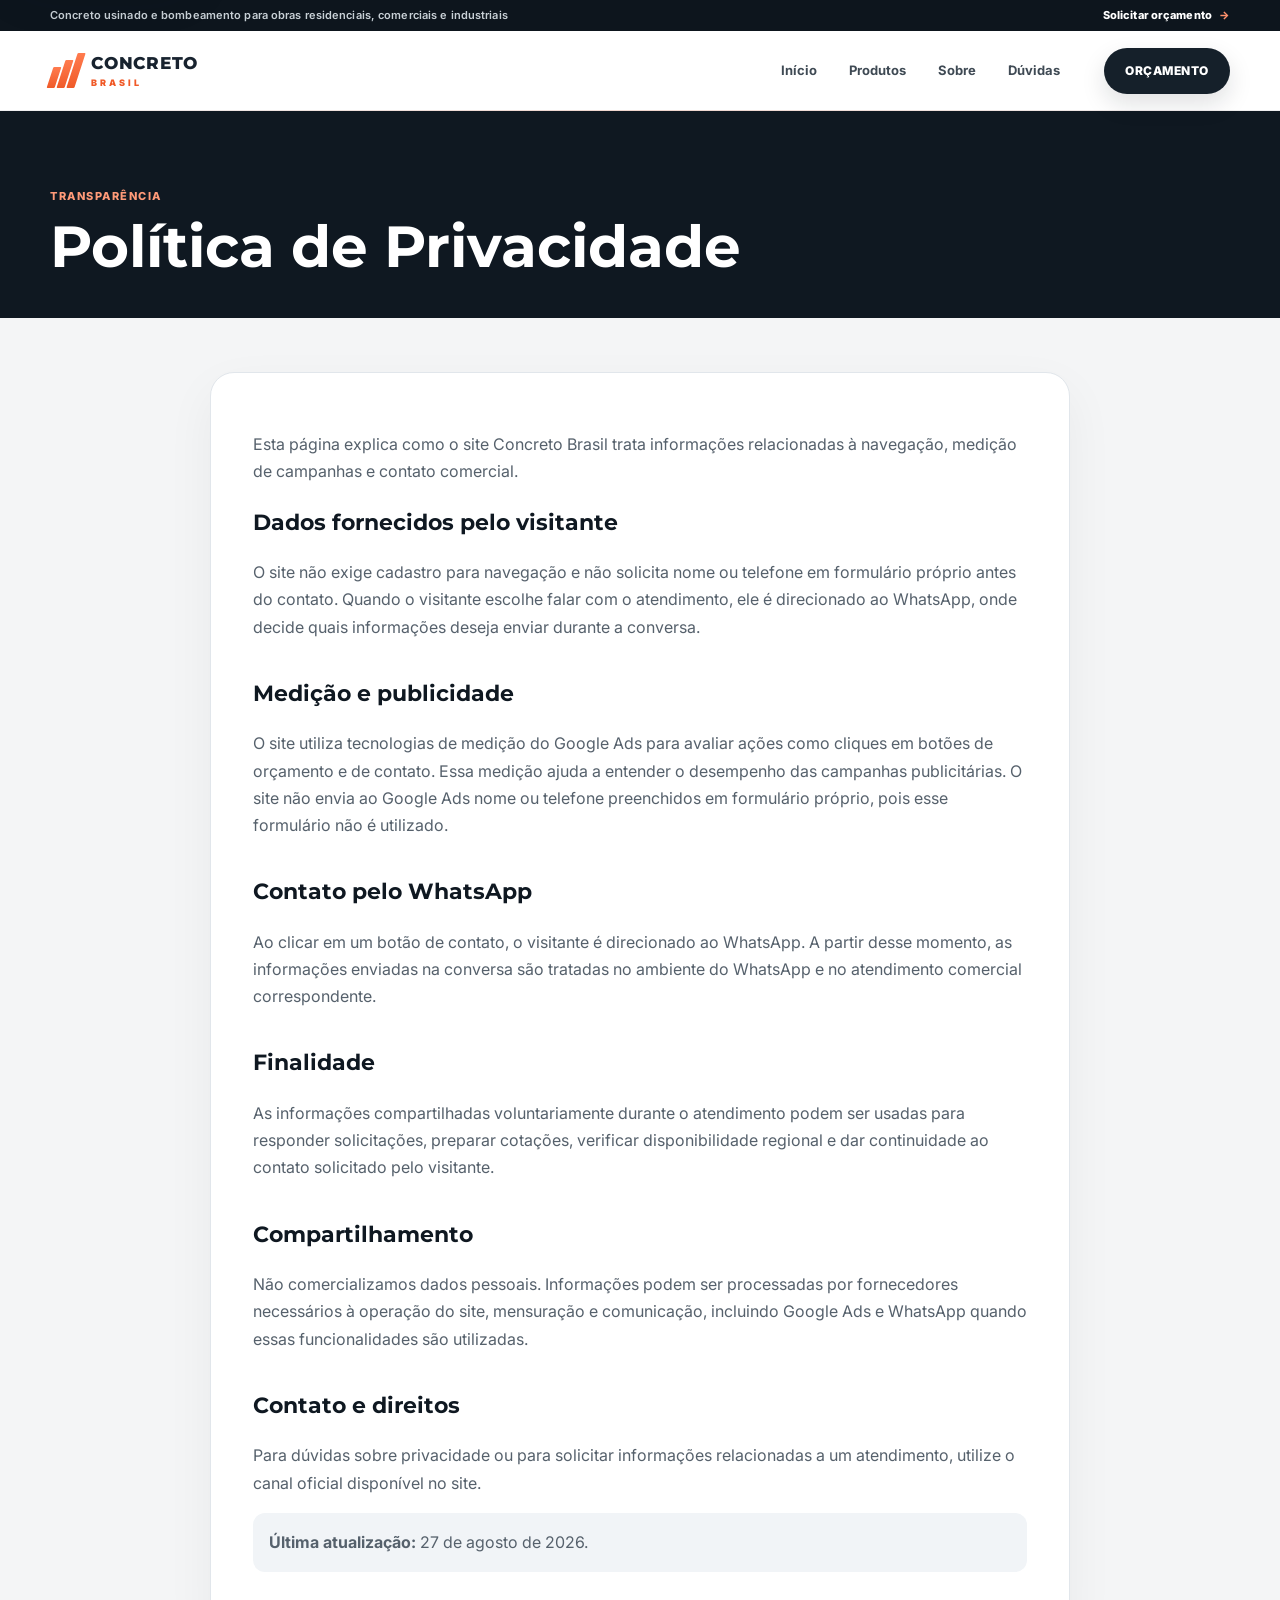
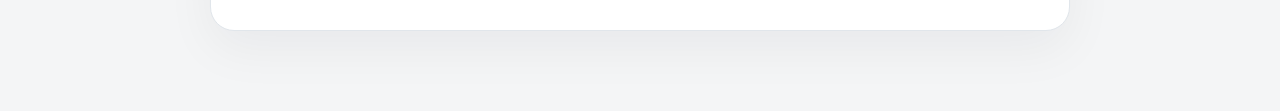
<file: politica-de-privacidade/index.html>
<!doctype html>
<html lang="pt-BR">
<head>
  <meta charset="utf-8">
  <meta name="viewport" content="width=device-width,initial-scale=1,viewport-fit=cover">
  <meta name="robots" content="index,follow">
  <title>Política de Privacidade | Concreto Brasil</title>
  <meta name="description" content="Política de privacidade do site Concreto Brasil.">
  <link rel="canonical" href="https://concretobrasils.online/politica-de-privacidade/">
  <link rel="icon" href="/favicon-32.png?v=20260827" sizes="32x32">
  <link rel="preconnect" href="https://fonts.googleapis.com"><link rel="preconnect" href="https://fonts.gstatic.com" crossorigin>
  <link href="https://fonts.googleapis.com/css2?family=Inter:wght@400;500;600;700;800&family=Montserrat:wght@700;800&display=swap" rel="stylesheet">
  <link rel="stylesheet" href="/styles.css?v=20260827-premium3"><link rel="stylesheet" href="/ux.css?v=20260827-premium3"><link rel="stylesheet" href="/shell.css?v=20260827-2">
  <style>
    body{margin:0;background:#f4f5f6;color:#17212b;font-family:Inter,Arial,sans-serif;line-height:1.7}.legal-hero{padding:70px 0 42px;background:#0f1821;color:#fff}.legal-hero span{font-size:11px;letter-spacing:.14em;font-weight:800;color:#ff9a78}.legal-hero h1{font-family:Montserrat,sans-serif;font-size:clamp(38px,5vw,58px);line-height:1;margin:10px 0 0}.legal-wrap{max-width:900px;margin:auto;padding:54px 20px 80px}.legal-card{background:#fff;border:1px solid #e1e6eb;border-radius:24px;padding:42px;box-shadow:0 18px 50px rgba(15,24,33,.05)}.legal-card h2{font-family:Montserrat,sans-serif;color:#0f1821;font-size:22px;margin-top:34px}.legal-card h2:first-of-type{margin-top:18px}.legal-card p{color:#56616c}.note{background:#f1f4f7;padding:16px;border-radius:12px}@media(max-width:600px){.legal-hero{padding:48px 0 30px}.legal-wrap{padding:32px 14px 60px}.legal-card{padding:24px 20px;border-radius:18px}.legal-card h2{font-size:19px}}
  </style>
</head>
<body>
  <a class="skip-link" href="#conteudo">Ir para o conteúdo</a>
  <main id="conteudo">
    <section class="legal-hero"><div class="container"><span>TRANSPARÊNCIA</span><h1>Política de Privacidade</h1></div></section>
    <div class="legal-wrap"><article class="legal-card">
      <p>Esta página explica como o site Concreto Brasil trata informações relacionadas à navegação, medição de campanhas e contato comercial.</p>
      <h2>Dados fornecidos pelo visitante</h2>
      <p>O site não exige cadastro para navegação e não solicita nome ou telefone em formulário próprio antes do contato. Quando o visitante escolhe falar com o atendimento, ele é direcionado ao WhatsApp, onde decide quais informações deseja enviar durante a conversa.</p>
      <h2>Medição e publicidade</h2>
      <p>O site utiliza tecnologias de medição do Google Ads para avaliar ações como cliques em botões de orçamento e de contato. Essa medição ajuda a entender o desempenho das campanhas publicitárias. O site não envia ao Google Ads nome ou telefone preenchidos em formulário próprio, pois esse formulário não é utilizado.</p>
      <h2>Contato pelo WhatsApp</h2>
      <p>Ao clicar em um botão de contato, o visitante é direcionado ao WhatsApp. A partir desse momento, as informações enviadas na conversa são tratadas no ambiente do WhatsApp e no atendimento comercial correspondente.</p>
      <h2>Finalidade</h2>
      <p>As informações compartilhadas voluntariamente durante o atendimento podem ser usadas para responder solicitações, preparar cotações, verificar disponibilidade regional e dar continuidade ao contato solicitado pelo visitante.</p>
      <h2>Compartilhamento</h2>
      <p>Não comercializamos dados pessoais. Informações podem ser processadas por fornecedores necessários à operação do site, mensuração e comunicação, incluindo Google Ads e WhatsApp quando essas funcionalidades são utilizadas.</p>
      <h2>Contato e direitos</h2>
      <p>Para dúvidas sobre privacidade ou para solicitar informações relacionadas a um atendimento, utilize o canal oficial disponível no site.</p>
      <p class="note"><strong>Última atualização:</strong> 27 de agosto de 2026.</p>
    </article></div>
  </main>
  <script src="/script.js?v=20260828-wa2"></script>
</body>
</html>
</file>
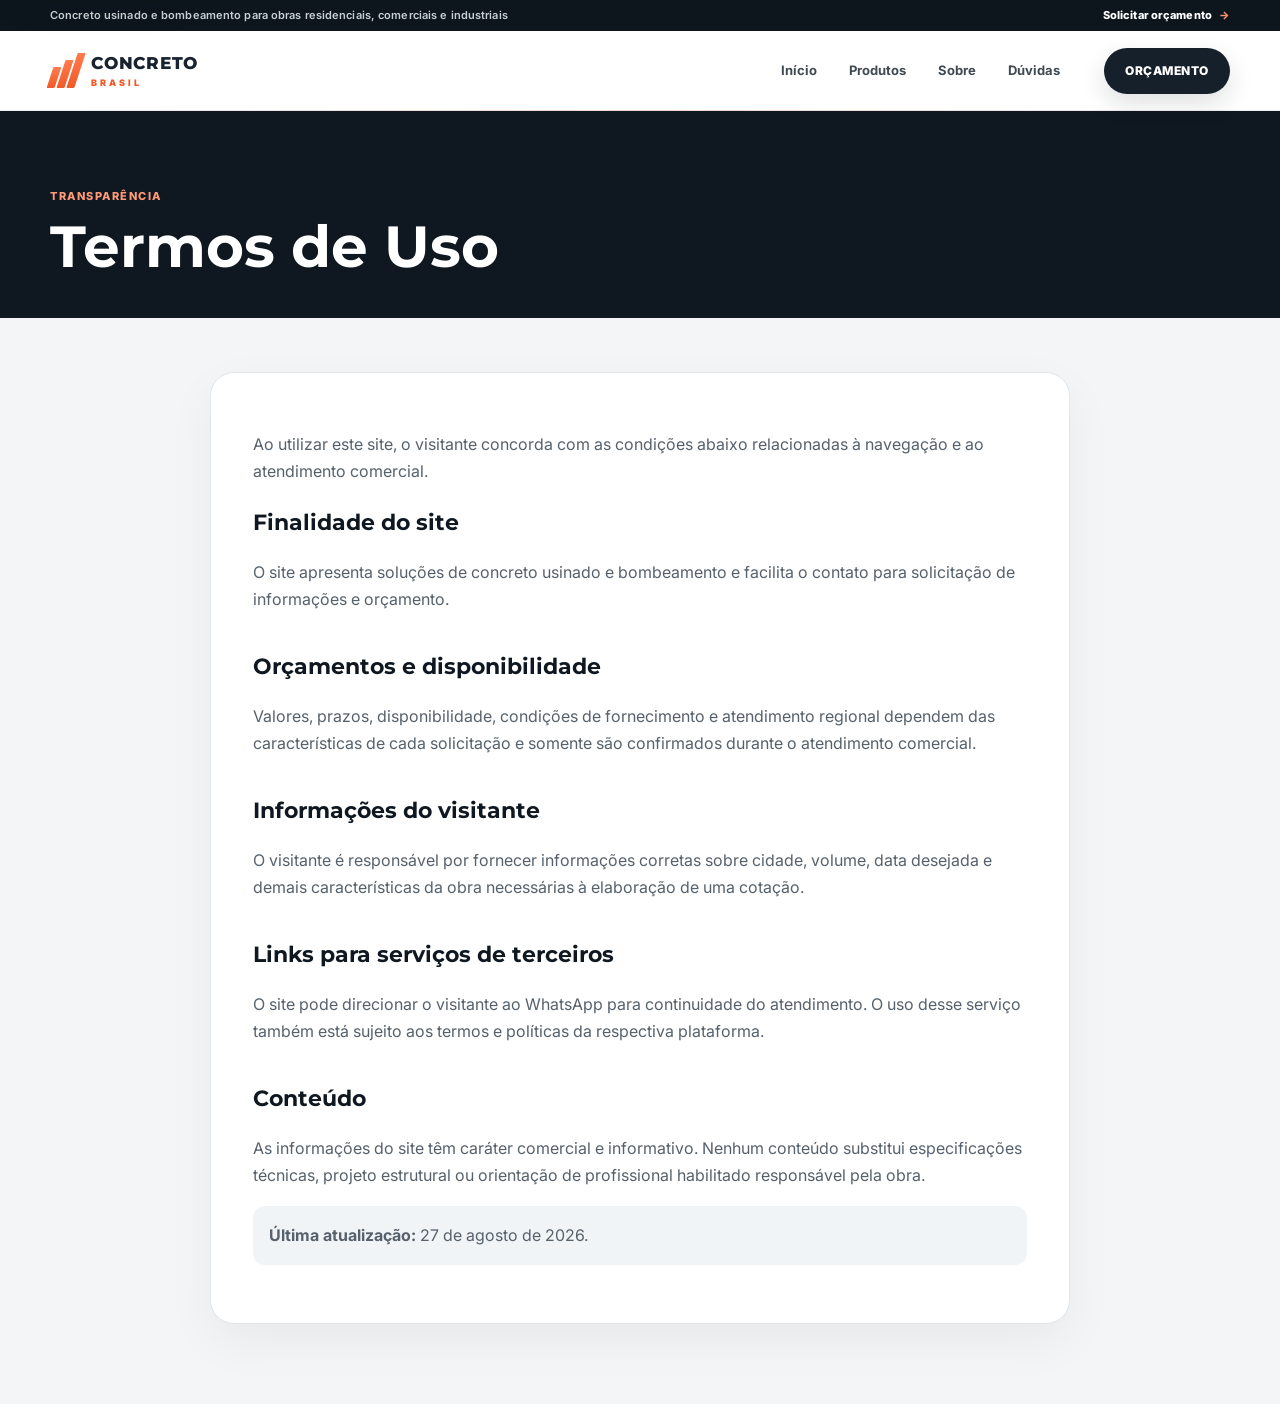
<file: termos/index.html>
<!doctype html>
<html lang="pt-BR">
<head>
  <meta charset="utf-8">
  <meta name="viewport" content="width=device-width,initial-scale=1,viewport-fit=cover">
  <meta name="robots" content="index,follow">
  <title>Termos de Uso | Concreto Brasil</title>
  <meta name="description" content="Termos de uso do site Concreto Brasil.">
  <link rel="canonical" href="https://concretobrasils.online/termos/">
  <link rel="icon" href="/favicon-32.png?v=20260827" sizes="32x32">
  <link rel="preconnect" href="https://fonts.googleapis.com"><link rel="preconnect" href="https://fonts.gstatic.com" crossorigin>
  <link href="https://fonts.googleapis.com/css2?family=Inter:wght@400;500;600;700;800&family=Montserrat:wght@700;800&display=swap" rel="stylesheet">
  <link rel="stylesheet" href="/styles.css?v=20260827-premium2"><link rel="stylesheet" href="/ux.css?v=20260827-premium2"><link rel="stylesheet" href="/shell.css?v=20260827-1">
  <style>
    body{margin:0;background:#f4f5f6;color:#17212b;font-family:Inter,Arial,sans-serif;line-height:1.7}.legal-hero{padding:70px 0 42px;background:#0f1821;color:#fff}.legal-hero span{font-size:11px;letter-spacing:.14em;font-weight:800;color:#ff9a78}.legal-hero h1{font-family:Montserrat,sans-serif;font-size:clamp(38px,5vw,58px);line-height:1;margin:10px 0 0}.legal-wrap{max-width:900px;margin:auto;padding:54px 20px 80px}.legal-card{background:#fff;border:1px solid #e1e6eb;border-radius:24px;padding:42px;box-shadow:0 18px 50px rgba(15,24,33,.05)}.legal-card h2{font-family:Montserrat,sans-serif;color:#0f1821;font-size:22px;margin-top:34px}.legal-card h2:first-of-type{margin-top:18px}.legal-card p{color:#56616c}.note{background:#f1f4f7;padding:16px;border-radius:12px}@media(max-width:600px){.legal-hero{padding:48px 0 30px}.legal-wrap{padding:32px 14px 60px}.legal-card{padding:24px 20px;border-radius:18px}.legal-card h2{font-size:19px}}
  </style>
</head>
<body>
  <a class="skip-link" href="#conteudo">Ir para o conteúdo</a>
  <main id="conteudo">
    <section class="legal-hero"><div class="container"><span>TRANSPARÊNCIA</span><h1>Termos de Uso</h1></div></section>
    <div class="legal-wrap"><article class="legal-card"><p>Ao utilizar este site, o visitante concorda com as condições abaixo relacionadas à navegação e ao atendimento comercial.</p><h2>Finalidade do site</h2><p>O site apresenta soluções de concreto usinado e bombeamento e facilita o contato para solicitação de informações e orçamento.</p><h2>Orçamentos e disponibilidade</h2><p>Valores, prazos, disponibilidade, condições de fornecimento e atendimento regional dependem das características de cada solicitação e somente são confirmados durante o atendimento comercial.</p><h2>Informações do visitante</h2><p>O visitante é responsável por fornecer informações corretas sobre cidade, volume, data desejada e demais características da obra necessárias à elaboração de uma cotação.</p><h2>Links para serviços de terceiros</h2><p>O site pode direcionar o visitante ao WhatsApp para continuidade do atendimento. O uso desse serviço também está sujeito aos termos e políticas da respectiva plataforma.</p><h2>Conteúdo</h2><p>As informações do site têm caráter comercial e informativo. Nenhum conteúdo substitui especificações técnicas, projeto estrutural ou orientação de profissional habilitado responsável pela obra.</p><p class="note"><strong>Última atualização:</strong> 27 de agosto de 2026.</p></article></div>
  </main>
  <script src="/script.js?v=20260828-wa2"></script>
</body>
</html>
</file>
<file: styles.css>
:root{--orange:#f05a28;--orange2:#d94716;--navy:#18232f;--navy2:#0f1821;--text:#202934;--muted:#66717e;--line:#e7e9ec;--light:#f5f6f7;--white:#fff;--green:#20b55b;--container:1180px}*{box-sizing:border-box}html{scroll-behavior:smooth}body{margin:0;font-family:Inter,Arial,sans-serif;color:var(--text);background:#fff;line-height:1.6}a{text-decoration:none;color:inherit}img{max-width:100%}.container{width:min(var(--container),calc(100% - 40px));margin:0 auto}.topbar{background:var(--navy2);color:#cbd2d8;font-size:12px}.topbar-inner{height:36px;display:flex;align-items:center;justify-content:space-between;gap:20px}.topbar-link{color:#fff;font-weight:700}.header{position:relative;z-index:20;background:#fff;box-shadow:0 1px 0 rgba(0,0,0,.07)}.nav-wrap{height:84px;display:flex;align-items:center;gap:34px}.brand{display:inline-flex;align-items:center;gap:12px;min-width:190px}.brand-mark{display:flex;align-items:flex-end;gap:3px;height:38px}.brand-mark span{display:block;width:8px;background:var(--orange);transform:skew(-18deg)}.brand-mark span:nth-child(1){height:24px}.brand-mark span:nth-child(2){height:32px}.brand-mark span:nth-child(3){height:38px}.brand-text{display:flex;flex-direction:column;line-height:.95}.brand-text strong{font-family:Montserrat,sans-serif;letter-spacing:.6px;font-size:18px;color:var(--navy)}.brand-text small{font-size:10px;letter-spacing:4px;color:var(--orange);font-weight:800;margin-top:6px}.nav{display:flex;align-items:center;gap:25px;margin-left:auto}.nav a{font-size:13px;font-weight:700;color:#39434d}.nav a:hover{color:var(--orange)}.menu-toggle{display:none;border:0;background:transparent;font-size:28px}.btn{display:inline-flex;align-items:center;justify-content:center;min-height:48px;padding:0 24px;border-radius:3px;font-size:13px;font-weight:800;text-transform:uppercase;letter-spacing:.25px;transition:.2s ease;border:1px solid transparent}.btn:hover{transform:translateY(-2px)}.btn-primary{background:var(--orange);color:#fff}.btn-primary:hover{background:var(--orange2)}.btn-dark{background:var(--navy);color:#fff}.btn-light{background:#fff;color:var(--navy)}.btn-ghost{border-color:rgba(255,255,255,.45);color:#fff;background:rgba(255,255,255,.04)}.btn-lg{min-height:56px;padding:0 30px}.btn-block{width:100%}.nav-cta{min-width:150px}.hero{position:relative;min-height:650px;display:flex;align-items:center;color:#fff;overflow:hidden;background:var(--navy2)}.hero-bg{position:absolute;inset:0;background:linear-gradient(90deg,rgba(9,16,23,.95) 0%,rgba(9,16,23,.79) 45%,rgba(9,16,23,.48) 100%),url('https://images.unsplash.com/photo-1541888946425-d81bb19240f5?auto=format&fit=crop&w=1800&q=85') center/cover no-repeat;transform:scale(1.02)}.hero-grid{position:relative;z-index:2;display:grid;grid-template-columns:1.45fr .65fr;gap:70px;align-items:center;padding:72px 0}.eyebrow{display:inline-block;font-size:11px;letter-spacing:2.2px;font-weight:800;color:#ff9a78;margin-bottom:16px}.eyebrow.dark{color:var(--orange)}.hero h1,.section h2,.coverage h2,.cta-band h2{font-family:Montserrat,sans-serif;line-height:1.05;margin:0}.hero h1{font-size:clamp(44px,5vw,68px);max-width:760px;letter-spacing:-2px}.hero h1 span{color:var(--orange)}.hero-content>p{font-size:18px;color:#d4d9de;max-width:700px;margin:24px 0 30px}.hero-actions{display:flex;gap:12px;flex-wrap:wrap}.trust-row{display:flex;gap:30px;margin-top:46px;padding-top:26px;border-top:1px solid rgba(255,255,255,.16)}.trust-row div{display:flex;flex-direction:column}.trust-row strong{font-size:13px}.trust-row span{font-size:11px;color:#aeb6bd}.quote-card{background:#fff;color:var(--text);padding:38px;box-shadow:0 18px 50px rgba(0,0,0,.23);border-top:5px solid var(--orange)}.quote-icon{font-size:28px;color:var(--orange);transform:rotate(-8deg);margin-bottom:18px}.quote-kicker{font-size:10px;letter-spacing:1.8px;font-weight:800;color:var(--orange)}.quote-card h2{font-family:Montserrat,sans-serif;font-size:27px;line-height:1.15;margin:12px 0}.quote-card p{font-size:14px;color:var(--muted);margin-bottom:24px}.quote-card small{display:block;text-align:center;color:#8b939b;margin-top:12px;font-size:11px}.stats{background:var(--orange);color:#fff}.stats-grid{display:grid;grid-template-columns:repeat(4,1fr)}.stat{padding:22px 26px;display:flex;align-items:center;gap:14px;border-right:1px solid rgba(255,255,255,.25)}.stat:last-child{border-right:0}.stat strong{font-family:Montserrat,sans-serif;font-size:24px;opacity:.48}.stat span{font-size:12px;font-weight:800;text-transform:uppercase}.section{padding:100px 0}.section-heading{max-width:570px}.section-heading.centered{text-align:center;margin:0 auto 50px;max-width:760px}.section-heading h2,.split-content h2,.about-content h2{font-family:Montserrat,sans-serif;font-size:clamp(34px,4vw,48px);line-height:1.08;margin:0 0 18px;color:var(--navy)}.section-heading p,.split-content>p,.about-content p{color:var(--muted)}.cards-grid{display:grid;grid-template-columns:repeat(4,1fr);gap:18px}.service-card{position:relative;min-height:420px;overflow:hidden;background:#1d2730}.image-card{background-size:cover;background-position:center}.image-card.concrete{background-image:url('https://images.unsplash.com/photo-1504307651254-35680f356dfd?auto=format&fit=crop&w=800&q=80')}.image-card.pump{background-image:url('https://images.unsplash.com/photo-1531835551805-16d864c8d311?auto=format&fit=crop&w=800&q=80')}.image-card.aggregate{background-image:url('https://images.unsplash.com/photo-1508450859948-4e04fabaa4ea?auto=format&fit=crop&w=800&q=80')}.image-card.mortar{background-image:url('https://images.unsplash.com/photo-1565008447742-97f6f38c985c?auto=format&fit=crop&w=800&q=80')}.card-overlay{position:absolute;inset:0;background:linear-gradient(180deg,rgba(15,24,33,.1),rgba(15,24,33,.9))}.service-content{position:absolute;left:0;right:0;bottom:0;padding:28px;color:#fff}.service-number{font-size:11px;color:#ff9b79;font-weight:800;letter-spacing:1px}.service-content h3{font-family:Montserrat,sans-serif;font-size:24px;margin:7px 0 8px}.service-content p{font-size:13px;color:#d7dce0;margin:0 0 15px}.text-link{font-size:12px;font-weight:800;color:#fff}.dark-link{color:var(--orange)}.split-section{background:var(--light)}.split-grid{display:grid;grid-template-columns:1fr 1fr;gap:75px;align-items:center}.split-image{height:590px;position:relative;background:linear-gradient(180deg,rgba(15,24,33,.08),rgba(15,24,33,.22)),url('https://images.unsplash.com/photo-1503387762-592deb58ef4e?auto=format&fit=crop&w=1100&q=85') center/cover no-repeat}.floating-badge{position:absolute;bottom:25px;right:-28px;background:var(--orange);color:#fff;padding:28px 36px;display:flex;flex-direction:column}.floating-badge strong{font-family:Montserrat,sans-serif;font-size:25px}.floating-badge span{font-size:11px;text-transform:uppercase;letter-spacing:1.5px}.feature-list{margin:30px 0}.feature{display:flex;gap:16px;padding:18px 0;border-bottom:1px solid #dde1e4}.feature>span{width:28px;height:28px;flex:0 0 28px;border-radius:50%;background:var(--orange);color:#fff;display:grid;place-items:center;font-weight:800}.feature strong{font-size:14px}.feature p{margin:5px 0 0;font-size:13px;color:var(--muted)}.coverage{padding:90px 0;background:var(--navy);color:#fff;overflow:hidden}.coverage-grid{display:grid;grid-template-columns:1fr 1fr;gap:70px;align-items:center}.coverage h2{font-size:clamp(36px,4vw,50px);margin-bottom:20px}.coverage p{color:#c8d0d7;max-width:560px;margin-bottom:28px}.coverage-visual{min-height:360px;display:grid;place-items:center}.map-card{width:min(450px,100%);height:300px;position:relative;border:1px solid rgba(255,255,255,.18);background:radial-gradient(circle at 50% 35%,rgba(240,90,40,.2),transparent 50%),linear-gradient(135deg,#243341,#111a23);display:flex;flex-direction:column;align-items:center;justify-content:flex-end;padding-bottom:40px;overflow:hidden}.map-card:before{content:'';position:absolute;inset:30px 65px 70px;background:linear-gradient(135deg,transparent 25%,rgba(255,255,255,.08) 26% 27%,transparent 28% 46%,rgba(255,255,255,.07) 47% 48%,transparent 49%),linear-gradient(30deg,rgba(255,255,255,.04),transparent);clip-path:polygon(40% 0,67% 8%,87% 32%,76% 51%,91% 67%,65% 100%,37% 87%,18% 62%,6% 38%,22% 13%);border:1px solid rgba(255,255,255,.13)}.map-card strong,.map-card small{position:relative;z-index:2}.map-card small{color:#9caab5}.pin{position:absolute;color:var(--orange);z-index:3;text-shadow:0 0 20px rgba(240,90,40,.8)}.pin-1{top:65px;left:42%}.pin-2{top:120px;left:60%}.pin-3{top:150px;left:35%}.pin-4{top:190px;left:55%}.pin-5{top:105px;left:28%}.about-grid{display:grid;grid-template-columns:.9fr 1.1fr;gap:80px;align-items:center}.about-panels{display:grid;grid-template-columns:1fr 1fr;border:1px solid var(--line)}.mini-panel{padding:35px;border-right:1px solid var(--line);border-bottom:1px solid var(--line);min-height:190px}.mini-panel:nth-child(2n){border-right:0}.mini-panel:nth-child(3),.mini-panel:nth-child(4){border-bottom:0}.mini-panel span{font-size:10px;color:var(--orange);font-weight:800}.mini-panel strong{display:block;font-family:Montserrat,sans-serif;font-size:19px;margin:13px 0 8px}.mini-panel p{font-size:13px;color:var(--muted);margin:0}.cta-band{background:var(--orange);color:#fff;padding:58px 0}.cta-band-inner{display:flex;align-items:center;justify-content:space-between;gap:30px}.cta-band span{font-size:10px;font-weight:800;letter-spacing:2px}.cta-band h2{font-size:36px;margin-top:7px}.faq{background:#fafafa}.faq-grid{display:grid;grid-template-columns:.75fr 1.25fr;gap:80px}.accordion details{border-top:1px solid #dfe3e6;padding:20px 4px}.accordion details:last-child{border-bottom:1px solid #dfe3e6}.accordion summary{cursor:pointer;font-weight:800;font-size:14px;list-style:none}.accordion summary::-webkit-details-marker{display:none}.accordion summary:after{content:'+';float:right;color:var(--orange);font-size:20px}.accordion details[open] summary:after{content:'−'}.accordion p{font-size:13px;color:var(--muted);max-width:720px}.footer{background:#0d141b;color:#b8c0c7;padding:70px 0 20px}.footer-grid{display:grid;grid-template-columns:1.4fr .7fr .7fr 1fr;gap:50px}.brand-footer .brand-text strong{color:#fff}.footer-grid>div{display:flex;flex-direction:column;gap:10px}.footer-grid>div:first-child{max-width:330px}.footer-grid p,.footer-grid span,.footer-grid a{font-size:12px}.footer-grid strong{color:#fff;font-size:13px;margin-bottom:7px}.footer-grid a:hover{color:#fff}.footer-bottom{border-top:1px solid #28323b;margin-top:45px;padding-top:20px;display:flex;justify-content:space-between;font-size:11px}.whatsapp-float{position:fixed;right:22px;bottom:22px;z-index:50;background:var(--green);color:#fff;border-radius:999px;padding:13px 19px;display:flex;align-items:center;gap:9px;font-size:12px;font-weight:800;box-shadow:0 10px 28px rgba(0,0,0,.24)}.whatsapp-float svg{width:23px;height:23px}@media(max-width:980px){.nav{position:absolute;display:none;top:84px;left:20px;right:20px;background:#fff;flex-direction:column;align-items:flex-start;padding:25px;box-shadow:0 15px 30px rgba(0,0,0,.15)}.nav.open{display:flex}.menu-toggle{display:block;margin-left:auto}.nav-cta{display:none}.hero-grid{grid-template-columns:1fr;gap:35px}.quote-card{max-width:540px}.cards-grid{grid-template-columns:1fr 1fr}.split-grid,.coverage-grid,.about-grid,.faq-grid{grid-template-columns:1fr}.split-image{height:450px}.floating-badge{right:20px}.about-content{max-width:720px}.footer-grid{grid-template-columns:1fr 1fr}}@media(max-width:650px){.container{width:min(100% - 28px,var(--container))}.topbar-inner span{display:none}.topbar-inner{justify-content:center}.nav-wrap{height:74px}.brand{min-width:0}.hero{min-height:auto}.hero-grid{padding:58px 0}.hero h1{font-size:42px;letter-spacing:-1px}.hero-content>p{font-size:16px}.hero-actions{flex-direction:column;align-items:stretch}.trust-row{display:grid;grid-template-columns:1fr;gap:14px}.quote-card{padding:28px 22px}.stats-grid{grid-template-columns:1fr 1fr}.stat{border-bottom:1px solid rgba(255,255,255,.22)}.section{padding:72px 0}.cards-grid{grid-template-columns:1fr}.service-card{min-height:360px}.split-image{height:380px}.coverage{padding:72px 0}.about-panels{grid-template-columns:1fr}.mini-panel{border-right:0!important;border-bottom:1px solid var(--line)!important}.mini-panel:last-child{border-bottom:0!important}.cta-band-inner{align-items:flex-start;flex-direction:column}.cta-band h2{font-size:30px}.footer-grid{grid-template-columns:1fr}.footer-bottom{flex-direction:column;gap:8px}.whatsapp-float span{display:none}.whatsapp-float{width:56px;height:56px;padding:0;justify-content:center}.whatsapp-float svg{width:28px;height:28px}}
</file>
<file: ux.css>
/* Camada de refinamento UI/UX e mobile-first */
:root{--radius-sm:10px;--radius:16px;--radius-lg:24px;--shadow-sm:0 8px 24px rgba(15,24,33,.08);--shadow:0 18px 50px rgba(15,24,33,.14);--focus:0 0 0 4px rgba(240,90,40,.18)}
html{scroll-padding-top:96px}
body{overflow-x:hidden;-webkit-font-smoothing:antialiased;text-rendering:optimizeLegibility}
body.menu-open{overflow:hidden}
.skip-link{position:fixed;left:16px;top:-80px;z-index:999;background:#fff;color:var(--navy);padding:12px 16px;border-radius:10px;box-shadow:var(--shadow);font-weight:800;transition:top .2s ease}
.skip-link:focus{top:16px}
a,button,summary{-webkit-tap-highlight-color:transparent}
a:focus-visible,button:focus-visible,summary:focus-visible{outline:none;box-shadow:var(--focus);border-radius:8px}
.header{position:sticky;top:0;z-index:100;backdrop-filter:saturate(150%) blur(12px);background:rgba(255,255,255,.96)}
.topbar{position:relative;z-index:2}.nav-wrap{position:relative}.brand{flex-shrink:0}
.menu-toggle{width:46px;height:46px;border-radius:12px;align-items:center;justify-content:center;flex-direction:column;gap:5px;cursor:pointer}
.menu-toggle span{display:block;width:22px;height:2px;background:var(--navy);border-radius:999px;transition:transform .2s ease,opacity .2s ease}
.menu-toggle[aria-expanded="true"] span:nth-child(1){transform:translateY(7px) rotate(45deg)}
.menu-toggle[aria-expanded="true"] span:nth-child(2){opacity:0}.menu-toggle[aria-expanded="true"] span:nth-child(3){transform:translateY(-7px) rotate(-45deg)}
.mobile-nav-cta{display:none!important}
.btn{border-radius:12px;min-height:50px;cursor:pointer;box-shadow:0 0 0 rgba(0,0,0,0);transition:transform .18s ease,box-shadow .18s ease,background .18s ease}
.btn:hover{transform:translateY(-1px);box-shadow:0 10px 24px rgba(15,24,33,.12)}.btn:active{transform:translateY(0) scale(.99)}.btn-primary{box-shadow:0 10px 24px rgba(240,90,40,.22)}
.hero{min-height:min(760px,calc(100vh - 120px))}.hero-bg:after{content:"";position:absolute;inset:0;background:radial-gradient(circle at 72% 48%,rgba(240,90,40,.18),transparent 28%);pointer-events:none}.hero-content{max-width:760px}.hero-content>p{max-width:640px;line-height:1.72}
.wa-dot{width:9px;height:9px;background:#25d366;border-radius:50%;box-shadow:0 0 0 5px rgba(37,211,102,.13)}
.quote-card{border-radius:20px;border-top:0;position:relative;overflow:hidden;box-shadow:0 24px 70px rgba(0,0,0,.28)}.quote-card:before{content:"";position:absolute;left:0;top:0;right:0;height:5px;background:linear-gradient(90deg,var(--orange),#ff986e)}
.quote-list{padding:0;margin:0 0 24px;list-style:none;display:grid;gap:10px}.quote-list li{position:relative;padding-left:28px;color:#505b66;font-size:14px}.quote-list li:before{content:"✓";position:absolute;left:0;top:0;width:19px;height:19px;border-radius:50%;display:grid;place-items:center;background:#edf8f1;color:#158a42;font-size:11px;font-weight:900}
.stats{box-shadow:0 12px 28px rgba(240,90,40,.12)}.stat{min-height:78px}
.cards-grid{gap:22px}.services-two{grid-template-columns:repeat(2,minmax(0,1fr));max-width:900px;margin:0 auto}.services-two .service-card{min-height:390px}
.service-card{border-radius:18px;box-shadow:var(--shadow-sm);transition:transform .22s ease,box-shadow .22s ease}.service-card:hover{transform:translateY(-5px);box-shadow:var(--shadow)}.service-card:focus-within{box-shadow:var(--focus),var(--shadow)}.service-content{padding:30px}.text-link{display:inline-flex;align-items:center;gap:8px;min-height:44px}
.split-image,.map-card,.about-panels{border-radius:20px;overflow:hidden}.floating-badge{border-radius:16px;box-shadow:var(--shadow)}.feature{align-items:flex-start}.feature>span{margin-top:2px}.about-panels{box-shadow:var(--shadow-sm)}
.cta-band{background:linear-gradient(135deg,var(--orange),#e44b18)}.cta-band p{margin:10px 0 0;color:#ffe6dc}
.accordion details{background:#fff;border:1px solid #e5e8eb;border-radius:14px;padding:0 18px;margin-bottom:12px;overflow:hidden;transition:border-color .18s ease,box-shadow .18s ease}.accordion details:last-child{border-bottom:1px solid #e5e8eb}.accordion details[open]{border-color:#f3b19b;box-shadow:0 10px 26px rgba(15,24,33,.06)}.accordion summary{padding:19px 0;min-height:58px;display:flex;align-items:center;justify-content:space-between;gap:16px}.accordion summary:after{float:none;flex:0 0 auto}.accordion p{margin:0 0 20px}
.footer{padding-bottom:max(20px,env(safe-area-inset-bottom))}.whatsapp-float{border-radius:16px;padding:12px 16px;min-height:58px;box-shadow:0 14px 34px rgba(0,0,0,.24)}.whatsapp-float>span{display:flex;flex-direction:column;line-height:1.2}.whatsapp-float small{font-weight:500;opacity:.9;margin-top:2px}.mobile-cta{display:none}
@media (prefers-reduced-motion:reduce){*,*:before,*:after{scroll-behavior:auto!important;animation-duration:.01ms!important;transition-duration:.01ms!important}}
@media(max-width:980px){.header{box-shadow:0 8px 28px rgba(15,24,33,.08)}.topbar{display:none}.nav-wrap{height:76px}.menu-toggle{display:flex;margin-left:10px}.nav-cta{margin-left:auto}.nav{position:fixed;display:flex;top:76px;left:0;right:0;bottom:0;background:rgba(255,255,255,.985);padding:22px 20px calc(24px + env(safe-area-inset-bottom));box-shadow:none;flex-direction:column;align-items:stretch;gap:4px;transform:translateX(100%);opacity:0;visibility:hidden;transition:transform .24s ease,opacity .24s ease;overflow:auto}.nav.open{transform:translateX(0);opacity:1;visibility:visible}.nav a{display:flex;align-items:center;min-height:54px;padding:0 12px;border-radius:12px;font-size:16px}.mobile-nav-cta{display:flex!important;background:var(--orange);color:#fff!important;justify-content:center;margin-top:14px;font-weight:800}.hero{min-height:auto}.hero-grid{padding:64px 0 52px;gap:28px}.quote-card{max-width:none;width:100%}.split-grid,.coverage-grid,.about-grid,.faq-grid{gap:42px}}
@media(max-width:650px){html{scroll-padding-top:72px}body{padding-bottom:calc(74px + env(safe-area-inset-bottom));font-size:16px}.container{width:min(100% - 24px,var(--container))}.nav-wrap{height:68px}.brand{gap:9px}.brand-mark{height:30px}.brand-mark span:nth-child(1){height:19px}.brand-mark span:nth-child(2){height:25px}.brand-mark span:nth-child(3){height:30px}.brand-text strong{font-size:15px}.brand-text small{font-size:8px;letter-spacing:3px;margin-top:5px}.nav-cta{display:none}.menu-toggle{width:48px;height:48px;margin-left:auto}.nav{top:68px;padding:18px 16px calc(20px + env(safe-area-inset-bottom))}.nav a{min-height:56px;font-size:17px}
.hero-grid{padding:34px 0 32px;gap:22px}.hero-bg{background-position:62% center}.eyebrow{font-size:10px;letter-spacing:1.6px;margin-bottom:10px}.hero-content>p{font-size:16px;line-height:1.58;margin:14px 0 20px}.hero-actions{display:grid;grid-template-columns:1fr;gap:10px}.btn,.btn-lg{min-height:54px;padding:0 18px;font-size:12px;width:100%}.trust-row{margin-top:24px;padding-top:18px;grid-template-columns:1fr;gap:12px}.trust-row div:last-child{grid-column:auto}.trust-row div{padding:0 0 10px;border-bottom:1px solid rgba(255,255,255,.1)}.trust-row div:last-child{border-bottom:0;padding-bottom:0}.quote-card{padding:22px 18px;border-radius:18px}.quote-card h2{font-size:22px}.quote-list{gap:8px;margin-bottom:18px}
.stats-grid{display:grid;grid-template-columns:1fr 1fr;overflow:visible;margin:0;padding:0;gap:0}.stat{min-width:0;min-height:72px;padding:14px 12px;border-right:1px solid rgba(255,255,255,.2);border-bottom:1px solid rgba(255,255,255,.2)}.stat:nth-child(2n){border-right:0}.stat:nth-last-child(-n+2){border-bottom:0}.stat strong{font-size:19px}.stat span{font-size:10px;line-height:1.3}
.section{padding:52px 0}.section-heading.centered{text-align:left;margin-bottom:22px}.section-heading h2,.split-content h2,.about-content h2,.coverage h2{font-size:clamp(28px,8vw,34px);line-height:1.08}.section-heading p,.split-content>p,.about-content p,.coverage p{font-size:15px;line-height:1.6}.services-two{grid-template-columns:1fr;gap:14px;max-width:none}.services-two .service-card{min-height:300px}.service-content{padding:22px}.service-content h3{font-size:22px}.service-content p{font-size:14px;line-height:1.5}.text-link{min-height:48px;font-size:13px}
.split-grid{display:flex;flex-direction:column;gap:26px}.split-image{order:2;height:260px;border-radius:16px}.split-content{order:1}.floating-badge{left:12px;right:12px;bottom:12px;padding:14px 16px}.floating-badge strong{font-size:19px}.feature-list{margin:22px 0}.feature{gap:12px;padding:14px 0}.feature>span{width:26px;height:26px;flex-basis:26px}.feature strong{font-size:15px}.feature p{font-size:14px;line-height:1.5}
.coverage{padding:52px 0}.coverage-grid{gap:24px}.coverage-visual{display:none}.coverage .btn{width:100%}
.about-grid{gap:24px}.about-panels{grid-template-columns:1fr 1fr;border-radius:16px}.mini-panel{padding:18px;min-height:150px}.mini-panel strong{font-size:16px}.mini-panel p{font-size:12px;line-height:1.45}
.cta-band{padding:38px 0}.cta-band-inner{gap:18px}.cta-band h2{font-size:28px}.cta-band p{font-size:14px}.faq-grid{gap:20px}.accordion details{margin-bottom:9px}.accordion summary{min-height:54px;font-size:14px}.accordion p{font-size:14px;line-height:1.55}
.footer{padding:38px 0 calc(92px + env(safe-area-inset-bottom))}.footer-grid{gap:28px}.footer-bottom{margin-top:28px}.whatsapp-float{display:none}.mobile-cta{display:block;position:fixed;left:0;right:0;bottom:0;z-index:120;padding:8px 12px calc(8px + env(safe-area-inset-bottom));background:rgba(255,255,255,.95);backdrop-filter:blur(12px);border-top:1px solid rgba(15,24,33,.08);box-shadow:0 -8px 26px rgba(15,24,33,.08)}.mobile-cta a{display:flex;align-items:center;justify-content:center;gap:10px;min-height:56px;border-radius:14px;background:#20b55b;color:#fff;font-size:15px;font-weight:800;box-shadow:0 10px 24px rgba(32,181,91,.22)}}
@media(max-width:390px){.container{width:calc(100% - 22px)}.about-panels{grid-template-columns:1fr}.mini-panel{border-right:0!important;border-bottom:1px solid var(--line)!important;min-height:auto}.mini-panel:last-child{border-bottom:0!important}}
</file>
<file: shell.css>
@import url('/visuals.css?v=20260827-1');
/* Concreto Brasil — shell global único */
:root{--cb-orange:#f05a28;--cb-orange-dark:#d94a19;--cb-ink:#111a23;--cb-navy:#0d151d;--cb-muted:#68737d;--cb-line:#e6eaed;--cb-white:#fff;--cb-container:1180px}
.cb-shell{position:sticky;top:0;z-index:900;isolation:isolate;background:rgba(255,255,255,.955);border-bottom:1px solid rgba(15,24,33,.065);backdrop-filter:saturate(180%) blur(20px);-webkit-backdrop-filter:saturate(180%) blur(20px);transition:background .22s ease,box-shadow .22s ease,border-color .22s ease}.cb-shell:after{content:"";position:absolute;left:0;right:0;bottom:-1px;height:1px;background:linear-gradient(90deg,transparent,rgba(240,90,40,.18),transparent);pointer-events:none}.cb-shell.is-scrolled{background:rgba(255,255,255,.99);border-bottom-color:rgba(15,24,33,.09);box-shadow:0 14px 40px rgba(15,24,33,.085)}
.cb-shell *{box-sizing:border-box}.cb-shell a{text-decoration:none}.cb-topbar{background:var(--cb-navy);color:#c8d0d6;font:600 11px/1.2 Inter,Arial,sans-serif;letter-spacing:.01em}.cb-topbar-inner{width:min(var(--cb-container),calc(100% - 40px));height:31px;margin:auto;display:flex;align-items:center;justify-content:space-between;gap:20px}.cb-topbar a{display:inline-flex;align-items:center;gap:7px;color:#fff;font-weight:800}.cb-topbar a span{color:#ff916c;transition:transform .18s ease}.cb-topbar a:hover span{transform:translateX(3px)}
.cb-nav{width:min(var(--cb-container),calc(100% - 40px));height:79px;margin:auto;display:flex;align-items:center;gap:30px}.cb-brand{display:inline-flex;align-items:center;gap:11px;flex:0 0 auto}.cb-brand-mark{height:35px;display:flex;align-items:flex-end;gap:3px}.cb-brand-mark i{display:block;width:8px;background:linear-gradient(180deg,#ff7b4e,var(--cb-orange));transform:skew(-18deg);border-radius:1px}.cb-brand-mark i:nth-child(1){height:21px}.cb-brand-mark i:nth-child(2){height:28px}.cb-brand-mark i:nth-child(3){height:35px}.cb-brand-copy{display:flex;flex-direction:column;line-height:.92}.cb-brand-copy strong{font:800 17px/1 Montserrat,Inter,sans-serif;letter-spacing:.045em;color:#18232f}.cb-brand-copy small{margin-top:6px;color:var(--cb-orange);font:900 9px/1 Inter,sans-serif;letter-spacing:.34em}
.cb-menu{margin-left:auto;display:flex;align-items:center;gap:4px}.cb-menu>a{position:relative;display:inline-flex;align-items:center;min-height:42px;padding:0 14px;border-radius:999px;color:#3f4a54;font:700 13px/1 Inter,Arial,sans-serif;transition:color .18s ease,background .18s ease,transform .18s ease}.cb-menu>a:hover{color:var(--cb-orange);background:#fff4ef}.cb-menu>a[aria-current="page"]{color:var(--cb-orange);background:#fff0e9}.cb-menu>a[aria-current="page"]:after{content:"";position:absolute;left:15px;right:15px;bottom:5px;height:2px;border-radius:999px;background:var(--cb-orange)}
.cb-budget{display:inline-flex;align-items:center;justify-content:center;min-height:46px;padding:0 21px;border-radius:999px;background:#15202a;color:#fff;font:850 12px/1 Inter,Arial,sans-serif;text-transform:uppercase;letter-spacing:.045em;box-shadow:0 10px 24px rgba(15,24,33,.13);transition:transform .18s ease,box-shadow .18s ease,background .18s ease}.cb-budget:hover{transform:translateY(-1px);background:#0f1821;box-shadow:0 15px 32px rgba(15,24,33,.18)}.cb-budget[aria-current="page"]{background:var(--cb-orange);box-shadow:0 12px 28px rgba(240,90,40,.22)}
.cb-toggle{display:none;width:46px;height:46px;border:1px solid #e7eaed;border-radius:14px;background:#f8f9fa;align-items:center;justify-content:center;flex-direction:column;gap:5px;cursor:pointer}.cb-toggle i{width:21px;height:2px;background:#15202a;border-radius:999px;transition:.2s}.cb-toggle[aria-expanded="true"] i:nth-child(1){transform:translateY(7px) rotate(45deg)}.cb-toggle[aria-expanded="true"] i:nth-child(2){opacity:0}.cb-toggle[aria-expanded="true"] i:nth-child(3){transform:translateY(-7px) rotate(-45deg)}
body.cb-menu-open{overflow:hidden}.cb-mobile-budget{display:none!important}
@media(max-width:980px){.cb-topbar{display:none}.cb-nav{height:70px}.cb-budget{margin-left:auto}.cb-toggle{display:flex}.cb-menu{position:fixed;inset:70px 0 0;background:rgba(255,255,255,.992);backdrop-filter:blur(20px);-webkit-backdrop-filter:blur(20px);display:flex;flex-direction:column;align-items:stretch;gap:6px;padding:20px 18px calc(24px + env(safe-area-inset-bottom));transform:translateX(100%);opacity:0;visibility:hidden;transition:transform .24s ease,opacity .24s ease;overflow:auto}.cb-menu.open{transform:none;opacity:1;visibility:visible}.cb-menu>a{min-height:56px;border-radius:14px;font-size:17px;padding:0 16px}.cb-menu>a[aria-current="page"]:after{display:none}.cb-mobile-budget{display:flex!important;background:linear-gradient(135deg,var(--cb-orange),#e54a19)!important;color:#fff!important;justify-content:center;margin-top:8px;font-weight:850!important;box-shadow:0 12px 28px rgba(240,90,40,.2)}}
@media(max-width:650px){.cb-nav{width:calc(100% - 24px);height:66px}.cb-brand{gap:9px}.cb-brand-mark{height:29px}.cb-brand-mark i:nth-child(1){height:18px}.cb-brand-mark i:nth-child(2){height:23px}.cb-brand-mark i:nth-child(3){height:29px}.cb-brand-copy strong{font-size:14px}.cb-brand-copy small{font-size:7px;letter-spacing:.3em}.cb-budget{display:none}.cb-toggle{width:44px;height:44px;margin-left:auto}.cb-menu{inset:66px 0 0;padding:18px 14px calc(20px + env(safe-area-inset-bottom))}}
@media(prefers-reduced-motion:reduce){.cb-shell,.cb-menu,.cb-menu>a,.cb-budget,.cb-toggle i,.cb-topbar a span{transition:none!important}}
</file>
